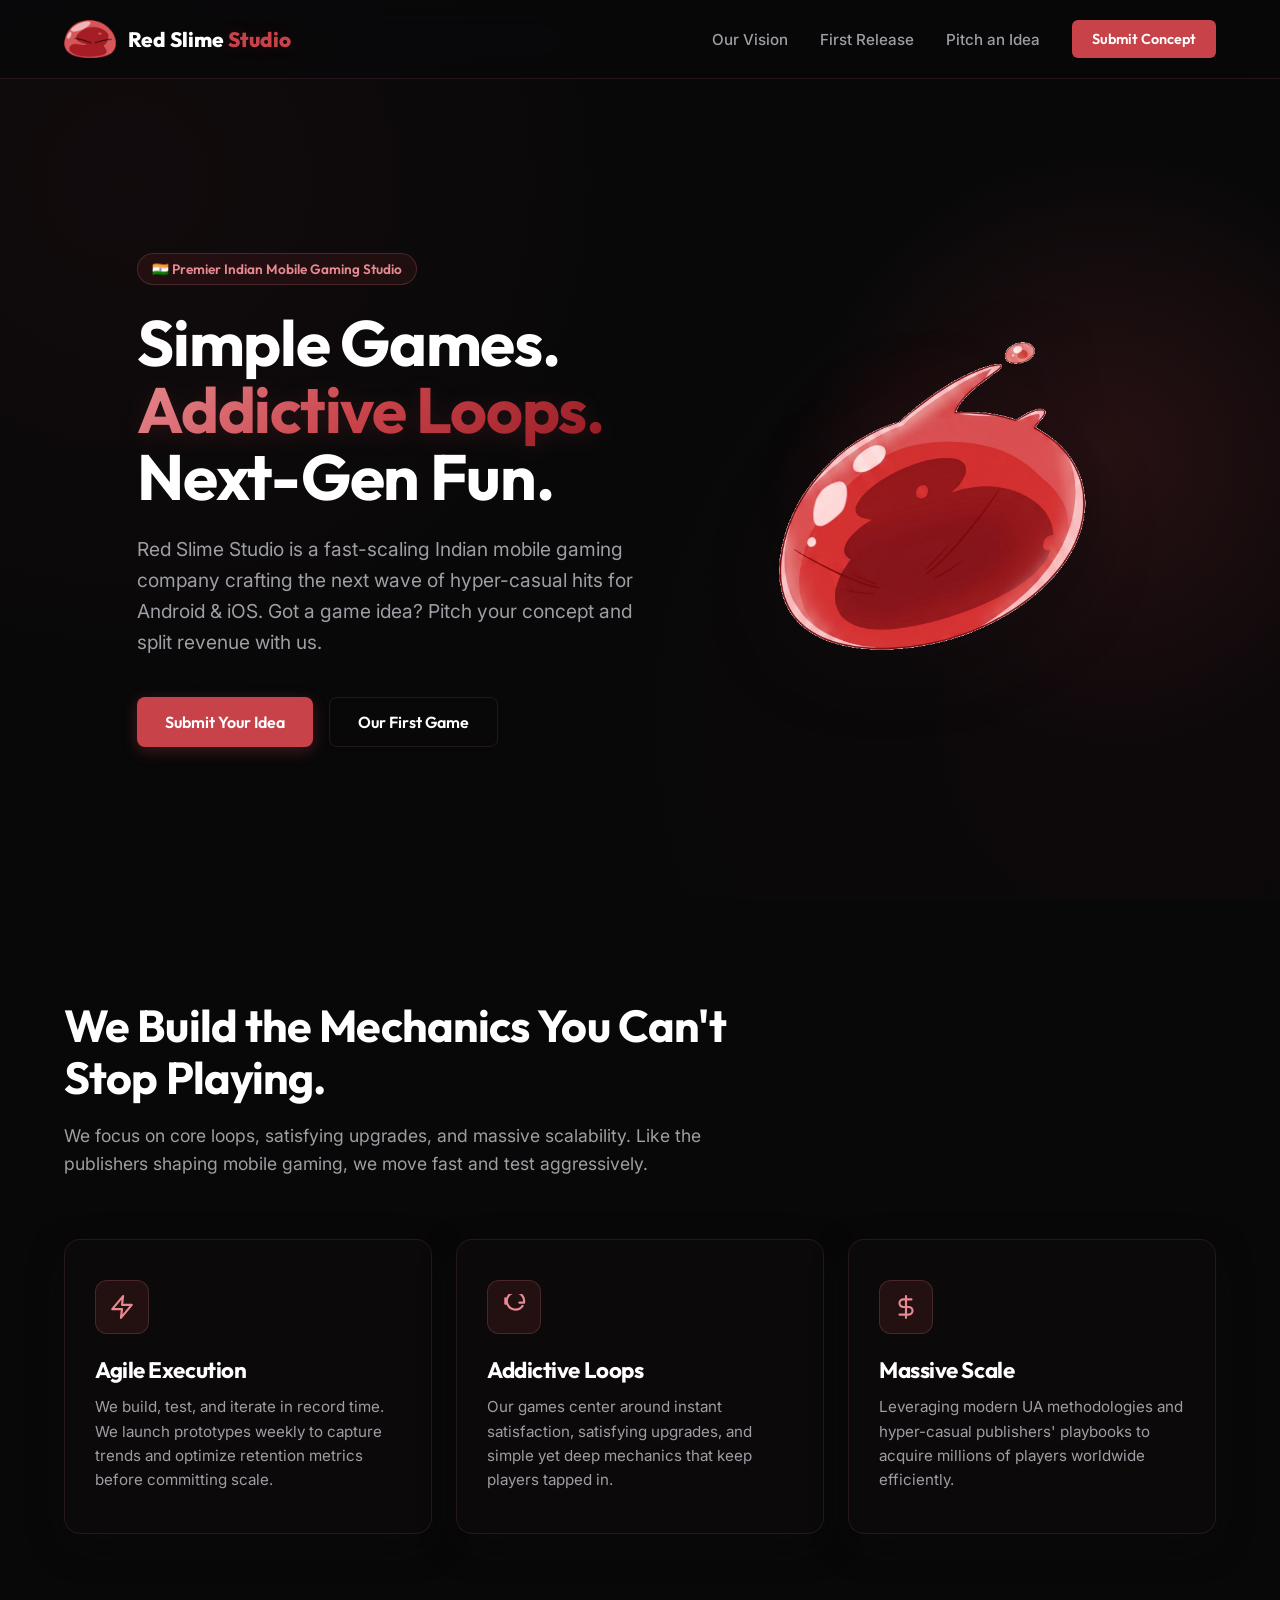
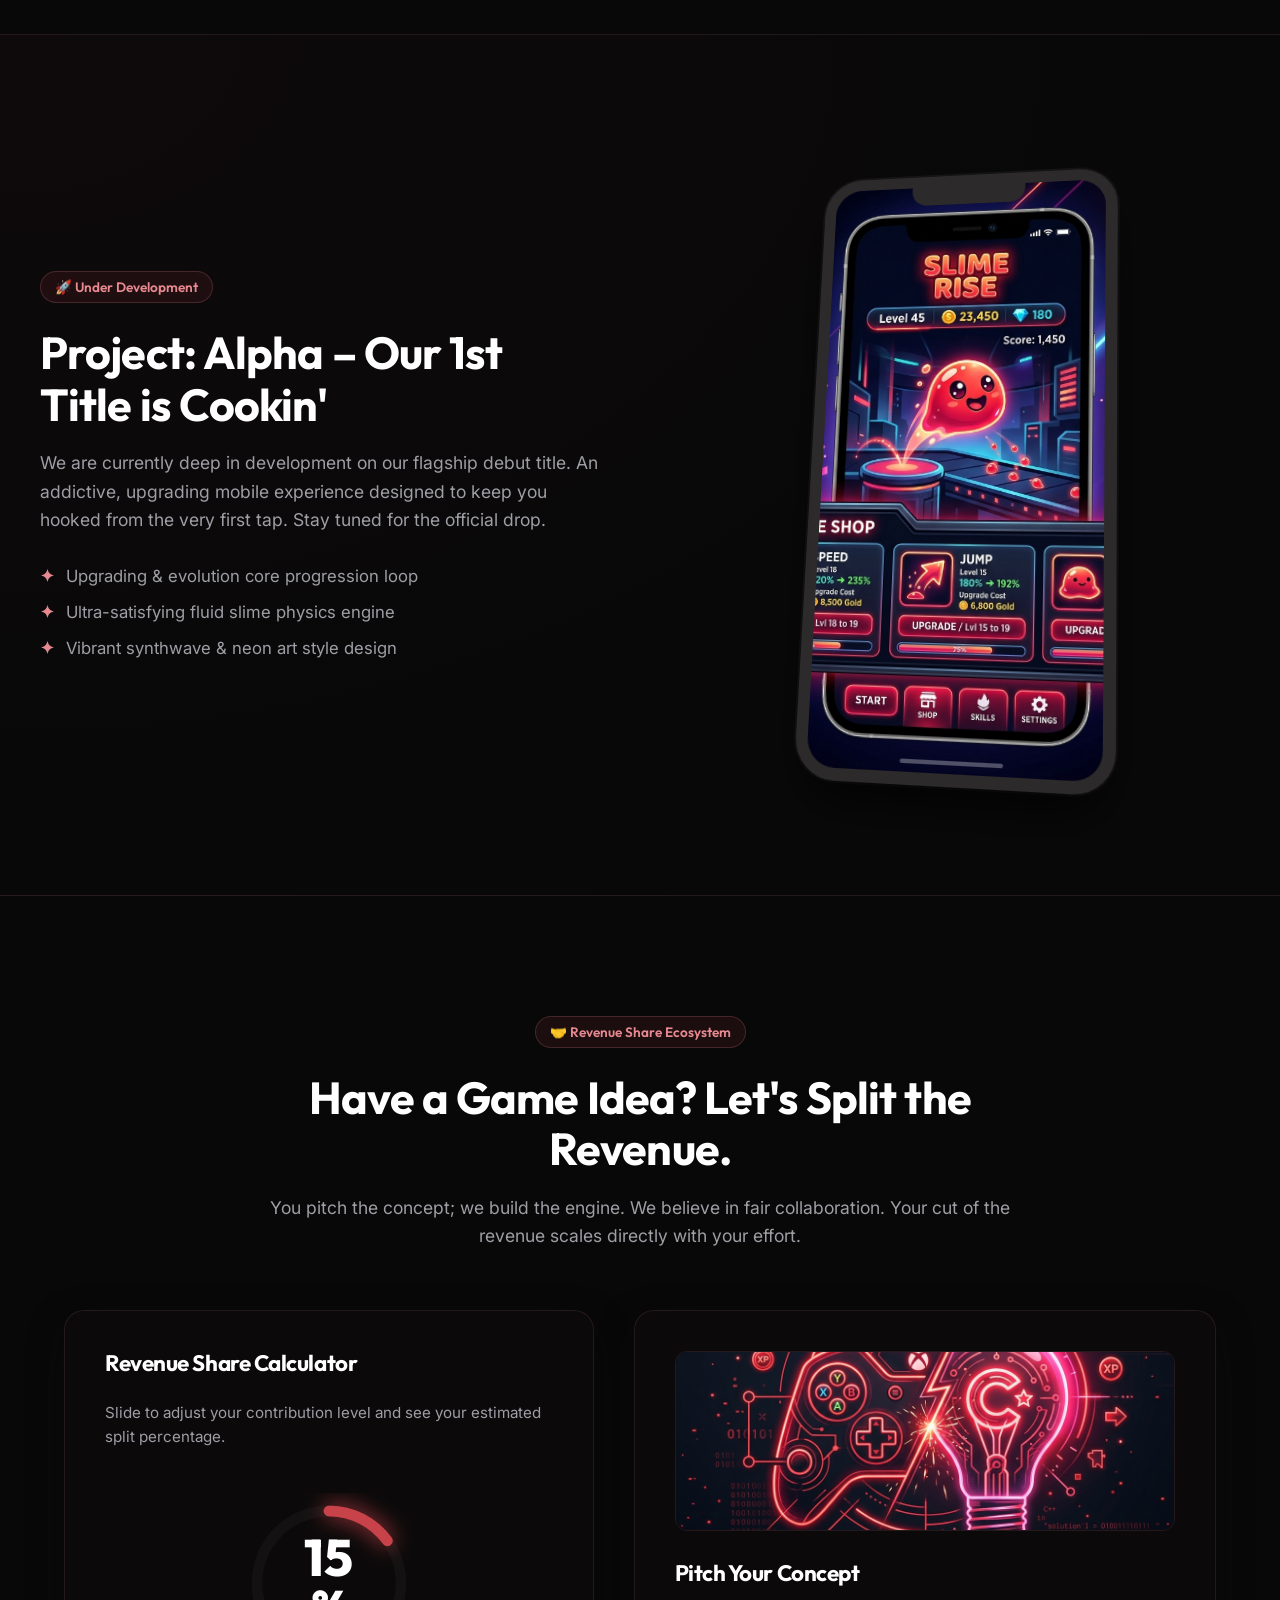
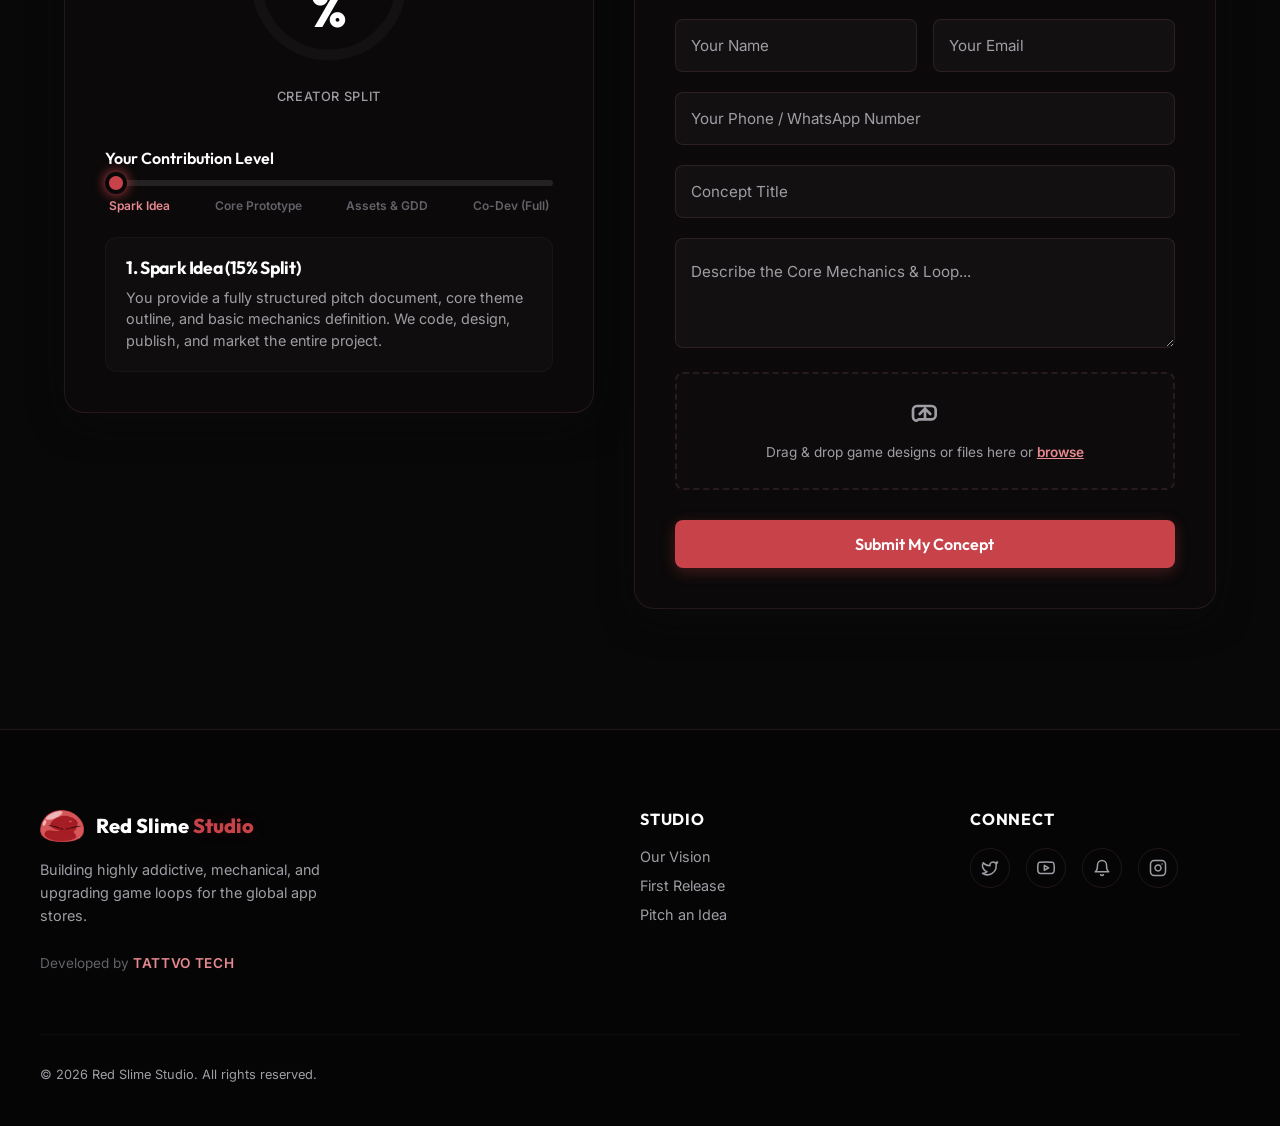
<file: index.html>
<!DOCTYPE html>
<html lang="en">
<head>
  <meta charset="UTF-8">
  <meta name="viewport" content="width=device-width, initial-scale=1.0">
  
  <!-- Primary Meta Tags -->
  <title>Red Slime Studio | Premier Indian Mobile Gaming Company & Game Publisher</title>
  <meta name="title" content="Red Slime Studio | Premier Indian Mobile Gaming Company & Game Publisher">
  <meta name="description" content="Red Slime Studio is a top Indian mobile gaming company crafting addictive hyper-casual games. Pitch your game idea to split revenue or discover our next-gen mobile titles.">
  <meta name="keywords" content="Indian gaming company, mobile gaming company, mobile gaming company India, hyper casual games, mobile game publisher India, game development studio India, Red Slime Studio, revenue share gaming, game concept pitch, mobile game developers India, Android game studio India, iOS game studio India">
  <meta name="author" content="Red Slime Studio">
  <meta name="robots" content="index, follow, max-image-preview:large, max-snippet:-1, max-video-preview:-1">
  <meta name="language" content="English">
  <meta name="geo.region" content="IN">
  <meta name="geo.placename" content="India">
  <meta name="theme-color" content="#ff2a5f">
  
  <!-- Canonical URL -->
  <link rel="canonical" href="https://redslimestudio.com/">
  
  <!-- Favicons -->
  <link rel="icon" type="image/png" href="assets/slime_logo.png">
  <link rel="apple-touch-icon" href="assets/slime_logo.png">

  <!-- Open Graph / Facebook -->
  <meta property="og:type" content="website">
  <meta property="og:url" content="https://redslimestudio.com/">
  <meta property="og:title" content="Red Slime Studio | Premier Indian Mobile Gaming Company">
  <meta property="og:description" content="Fast-scaling Indian mobile gaming studio crafting addictive hyper-casual games. Got a game idea? Pitch your concept and split revenue with us!">
  <meta property="og:image" content="https://redslimestudio.com/assets/slime_hero.png">
  <meta property="og:image:width" content="1200">
  <meta property="og:image:height" content="630">
  <meta property="og:image:alt" content="Red Slime Studio Mobile Gaming Banner">
  <meta property="og:site_name" content="Red Slime Studio">
  <meta property="og:locale" content="en_IN">

  <!-- Twitter Card -->
  <meta name="twitter:card" content="summary_large_image">
  <meta name="twitter:url" content="https://redslimestudio.com/">
  <meta name="twitter:title" content="Red Slime Studio | Premier Indian Mobile Gaming Company">
  <meta name="twitter:description" content="Fast-scaling Indian mobile gaming studio crafting addictive hyper-casual games. Got a game idea? Pitch your concept and split revenue with us!">
  <meta name="twitter:image" content="https://redslimestudio.com/assets/slime_hero.png">
  <meta name="twitter:site" content="@redslimestudio">
  <meta name="twitter:creator" content="@redslimestudio">

  <!-- Google Fonts -->
  <link rel="preconnect" href="https://fonts.googleapis.com">
  <link rel="preconnect" href="https://fonts.gstatic.com" crossorigin>
  <link href="https://fonts.googleapis.com/css2?family=Inter:wght@300;400;500;600&family=Outfit:wght@400;500;600;700;800&display=swap" rel="stylesheet">
  
  <!-- Stylesheet -->
  <link rel="stylesheet" href="style.css">

  <!-- Structured Data (JSON-LD Schema.org) -->
  <script type="application/ld+json">
  {
    "@context": "https://schema.org",
    "@graph": [
      {
        "@type": "Organization",
        "@id": "https://redslimestudio.com/#organization",
        "name": "Red Slime Studio",
        "url": "https://redslimestudio.com/",
        "logo": {
          "@type": "ImageObject",
          "url": "https://redslimestudio.com/assets/slime_logo.png"
        },
        "description": "Red Slime Studio is an Indian mobile gaming company specializing in hyper-casual mobile game development, publishing, and creator collaboration revenue-sharing models.",
        "address": {
          "@type": "PostalAddress",
          "addressCountry": "IN"
        },
        "sameAs": [
          "https://x.com/redslimestudio",
          "https://www.youtube.com/@RedSlimeStudio",
          "https://discord.gg/uXERqm82N",
          "https://www.instagram.com/red_slime_studio?igsh=MXAzZzJuMnh6bGoxaQ=="
        ]
      },
      {
        "@type": "WebSite",
        "@id": "https://redslimestudio.com/#website",
        "url": "https://redslimestudio.com/",
        "name": "Red Slime Studio",
        "publisher": {
          "@id": "https://redslimestudio.com/#organization"
        },
        "inLanguage": "en-US"
      }
    ]
  }
  </script>
</head>
<body>

  <!-- Navigation Bar -->
  <nav class="navbar" id="navbar">
    <div class="nav-container">
      <a href="#" class="nav-brand">
        <img src="assets/slime_logo.png" alt="Red Slime Studio Logo" class="nav-logo">
        <span class="brand-text">Red Slime <span class="accent-text">Studio</span></span>
      </a>
      <button class="nav-toggle" id="nav-toggle" aria-label="Toggle navigation">
        <span class="hamburger"></span>
      </button>
      <div class="nav-links" id="nav-links">
        <a href="#vision" class="nav-item">Our Vision</a>
        <a href="#spotlight" class="nav-item">First Release</a>
        <a href="#pitch" class="nav-item">Pitch an Idea</a>
        <a href="#pitch" class="nav-btn">Submit Concept</a>
      </div>
    </div>
  </nav>

  <!-- Hero Section -->
  <section class="hero-section">
    <div class="hero-background-glow"></div>
    <div class="hero-container">
      <div class="hero-content">
        <div class="badge">🇮🇳 Premier Indian Mobile Gaming Studio</div>
        <h1 class="hero-title">
          Simple Games.<br>
          <span class="gradient-text">Addictive Loops.</span><br>
          Next-Gen Fun.
        </h1>
        <p class="hero-subtitle">
          Red Slime Studio is a fast-scaling Indian mobile gaming company crafting the next wave of hyper-casual hits for Android & iOS. Got a game idea? Pitch your concept and split revenue with us.
        </p>
        <div class="hero-ctas">
          <a href="#pitch" class="btn btn-primary">Submit Your Idea</a>
          <a href="#spotlight" class="btn btn-secondary">Our First Game</a>
        </div>
      </div>
      <div class="hero-visual">
        <div class="mascot-glow-ring"></div>
        <div class="mascot-container">
          <img src="assets/slime_hero.png" alt="Red Slime Mascot" class="hero-mascot animate-float">
        </div>
      </div>
    </div>
  </section>

  <!-- Our Vision (Features Section) -->
  <section id="vision" class="features-section">
    <div class="section-header">
      <h2 class="section-title">We Build the Mechanics You Can't Stop Playing.</h2>
      <p class="section-subtitle">We focus on core loops, satisfying upgrades, and massive scalability. Like the publishers shaping mobile gaming, we move fast and test aggressively.</p>
    </div>
    <div class="features-grid">
      <!-- Card 1 -->
      <div class="feature-card scroll-reveal">
        <div class="card-glow"></div>
        <div class="card-icon">
          <svg viewBox="0 0 24 24" fill="none" xmlns="http://www.w3.org/2000/svg">
            <path d="M13 2L3 14h9l-1 8 10-12h-9l1-8z" stroke="currentColor" stroke-width="2" stroke-linecap="round" stroke-linejoin="round"/>
          </svg>
        </div>
        <h3 class="card-title">Agile Execution</h3>
        <p class="card-text">We build, test, and iterate in record time. We launch prototypes weekly to capture trends and optimize retention metrics before committing scale.</p>
      </div>
      <!-- Card 2 -->
      <div class="feature-card scroll-reveal">
        <div class="card-glow"></div>
        <div class="card-icon">
          <svg viewBox="0 0 24 24" fill="none" xmlns="http://www.w3.org/2000/svg">
            <path d="M4 4v5h.582m15.356 2A8.001 8.001 0 1121.21 8H17" stroke="currentColor" stroke-width="2" stroke-linecap="round" stroke-linejoin="round"/>
          </svg>
        </div>
        <h3 class="card-title">Addictive Loops</h3>
        <p class="card-text">Our games center around instant satisfaction, satisfying upgrades, and simple yet deep mechanics that keep players tapped in.</p>
      </div>
      <!-- Card 3 -->
      <div class="feature-card scroll-reveal">
        <div class="card-glow"></div>
        <div class="card-icon">
          <svg viewBox="0 0 24 24" fill="none" xmlns="http://www.w3.org/2000/svg">
            <path d="M12 2v20M17 5H9.5a3.5 3.5 0 000 7h5a3.5 3.5 0 010 7H6" stroke="currentColor" stroke-width="2" stroke-linecap="round" stroke-linejoin="round"/>
          </svg>
        </div>
        <h3 class="card-title">Massive Scale</h3>
        <p class="card-text">Leveraging modern UA methodologies and hyper-casual publishers' playbooks to acquire millions of players worldwide efficiently.</p>
      </div>
    </div>
  </section>

  <!-- Project Spotlight Section -->
  <section id="spotlight" class="spotlight-section">
    <div class="spotlight-container">
      <div class="spotlight-content">
        <div class="badge">🚀 Under Development</div>
        <h2 class="section-title">Project: Alpha – Our 1st Title is Cookin'</h2>
        <p class="section-subtitle">
          We are currently deep in development on our flagship debut title. An addictive, upgrading mobile experience designed to keep you hooked from the very first tap. Stay tuned for the official drop.
        </p>
        <ul class="spotlight-bullets">
          <li>
            <span class="bullet-icon">✦</span>
            <span>Upgrading & evolution core progression loop</span>
          </li>
          <li>
            <span class="bullet-icon">✦</span>
            <span>Ultra-satisfying fluid slime physics engine</span>
          </li>
          <li>
            <span class="bullet-icon">✦</span>
            <span>Vibrant synthwave & neon art style design</span>
          </li>
        </ul>
      </div>
      <div class="spotlight-visual">
        <div class="smartphone-frame">
          <div class="smartphone-notch"></div>
          <div class="smartphone-screen">
            <img src="assets/game_spotlight.png" alt="Project Alpha Gameplay Mockup" class="screenshot-img">
          </div>
          <div class="smartphone-home-indicator"></div>
        </div>
      </div>
    </div>
  </section>

  <!-- Creator Co-Labs (Pitch Page / Collab Section) -->
  <section id="pitch" class="collab-section">
    <div class="collab-container">
      <div class="collab-header">
        <div class="badge">🤝 Revenue Share Ecosystem</div>
        <h2 class="section-title">Have a Game Idea? Let's Split the Revenue.</h2>
        <p class="section-subtitle">You pitch the concept; we build the engine. We believe in fair collaboration. Your cut of the revenue scales directly with your effort.</p>
      </div>

      <div class="collab-grid">
        <!-- Interactive Share Estimator -->
        <div class="calculator-card glass-panel">
          <h3 class="card-title">Revenue Share Calculator</h3>
          <p class="card-desc text-muted">Slide to adjust your contribution level and see your estimated split percentage.</p>
          
          <div class="estimator-visual">
            <div class="percentage-circle">
              <svg viewBox="0 0 100 100">
                <circle cx="50" cy="50" r="40" class="circle-bg"></circle>
                <circle cx="50" cy="50" r="40" class="circle-progress" id="progress-circle"></circle>
              </svg>
              <div class="percentage-text">
                <span id="percentage-val">15</span>%
              </div>
            </div>
            <div class="pct-label">Creator Split</div>
          </div>

          <div class="input-range-container">
            <label for="contribution-slider" class="slider-label">Your Contribution Level</label>
            <input type="range" id="contribution-slider" min="1" max="4" value="1" step="1" class="neon-slider">
            <div class="slider-steps">
              <span class="step-label active" data-step="1">Spark Idea</span>
              <span class="step-label" data-step="2">Core Prototype</span>
              <span class="step-label" data-step="3">Assets & GDD</span>
              <span class="step-label" data-step="4">Co-Dev (Full)</span>
            </div>
          </div>

          <div class="estimate-details">
            <h4 class="details-title" id="tier-title">1. Spark Idea (15% Split)</h4>
            <p class="details-text text-muted" id="tier-desc">You provide a fully structured pitch document, core theme outline, and basic mechanics definition. We code, design, publish, and market the entire project.</p>
          </div>
        </div>

        <!-- Submission Pitch Form -->
        <div class="form-card glass-panel">
          <img src="assets/collab_concept.png" alt="Collaborative Concept Graphic" class="collab-graphic-img">
          
          <form id="pitch-form" class="pitch-form" action="https://formspree.io/f/xdavqnoo" method="POST">
            <h3 class="card-title">Pitch Your Concept</h3>
            
            <div class="form-row">
              <div class="form-group">
                <input type="text" id="creator-name" name="name" required placeholder=" ">
                <label for="creator-name">Your Name</label>
              </div>
              <div class="form-group">
                <input type="email" id="creator-email" name="email" required placeholder=" ">
                <label for="creator-email">Your Email</label>
              </div>
            </div>

            <div class="form-group">
              <input type="tel" id="creator-phone" name="phone" required placeholder=" ">
              <label for="creator-phone">Your Phone / WhatsApp Number</label>
            </div>

            <div class="form-group">
              <input type="text" id="concept-title" name="title" required placeholder=" ">
              <label for="concept-title">Concept Title</label>
            </div>

            <div class="form-group">
              <textarea id="concept-desc" name="description" required placeholder=" " rows="4"></textarea>
              <label for="concept-desc">Describe the Core Mechanics & Loop...</label>
            </div>

            <div class="form-group file-upload-group">
              <div class="drag-drop-area" id="drop-zone">
                <svg viewBox="0 0 24 24" fill="none" class="upload-icon" xmlns="http://www.w3.org/2000/svg">
                  <path d="M12 16V8m0 0l-4 4m4-4l4 4m-9 4h10a3 3 0 003-3V9a3 3 0 00-3-3H6a3 3 0 00-3 3v5a3 3 0 003 3z" stroke="currentColor" stroke-width="2" stroke-linecap="round" stroke-linejoin="round"/>
                </svg>
                <p class="upload-text">Drag & drop game designs or files here or <span class="browse-link">browse</span></p>
                <input type="file" id="concept-file" name="files[]" class="file-input" multiple>
              </div>
              <div class="file-list" id="file-list"></div>
            </div>

            <button type="submit" class="btn btn-primary btn-full">Submit My Concept</button>
          </form>
        </div>
      </div>
    </div>
  </section>

  <!-- Success Modal -->
  <div class="modal-overlay" id="success-modal">
    <div class="modal-content glass-panel">
      <div class="modal-slime-icon">
        <img src="assets/slime_logo.png" alt="Slime Logo" class="modal-slime-img">
      </div>
      <h3 class="modal-title">Concept Received!</h3>
      <p class="modal-message">Our development crew is already sizing up your game idea. We'll be in touch within 3-5 business days to align on the next loop.</p>
      <button class="btn btn-primary" id="close-modal-btn">Awesome, Let's Go!</button>
    </div>
  </div>

  <!-- Footer -->
  <footer class="footer">
    <div class="footer-container">
      <div class="footer-brand-section">
        <a href="#" class="footer-brand">
          <img src="assets/slime_logo.png" alt="Red Slime Studio" class="footer-logo">
          <span>Red Slime <span class="accent-text">Studio</span></span>
        </a>
        <p class="footer-desc">Building highly addictive, mechanical, and upgrading game loops for the global app stores.</p>
        <p class="footer-developer">Developed by <span class="developer-name">TATTVO TECH</span></p>
      </div>
      
      <div class="footer-nav">
        <h4 class="footer-title">Studio</h4>
        <a href="#vision" class="footer-link">Our Vision</a>
        <a href="#spotlight" class="footer-link">First Release</a>
        <a href="#pitch" class="footer-link">Pitch an Idea</a>
      </div>

      <div class="footer-socials">
        <h4 class="footer-title">Connect</h4>
        <div class="social-icons">
          <a href="https://x.com/redslimestudio" target="_blank" rel="noopener noreferrer" class="social-icon" aria-label="X">
            <svg viewBox="0 0 24 24" fill="none" stroke="currentColor" stroke-width="2" stroke-linecap="round" stroke-linejoin="round" class="svg-social"><path d="M22 4s-.7 2.1-2 3.4c1.6 10-9.4 17.3-18 11.6 2.2.1 4.4-.6 6-2C3 15.5.5 9.6 3 5c2.2 2.6 5.6 4.1 9 4-.9-4.2 4-6.6 7-3.8 1.1 0 3-1.2 3-1.2z"/></svg>
          </a>
          <a href="https://www.youtube.com/@RedSlimeStudio" target="_blank" rel="noopener noreferrer" class="social-icon" aria-label="YouTube">
            <svg viewBox="0 0 24 24" fill="none" stroke="currentColor" stroke-width="2" stroke-linecap="round" stroke-linejoin="round" class="svg-social"><path d="M22.54 6.42a2.78 2.78 0 00-1.94-2C18.88 4 12 4 12 4s-6.88 0-8.6.46a2.78 2.78 0 00-1.94 2A29 29 0 001 11.75a29 29 0 00.46 5.33A2.78 2.78 0 003.4 19c1.72.46 8.6.46 8.6.46s6.88 0 8.6-.46a2.78 2.78 0 001.94-2 29 29 0 00.46-5.25 29 29 0 00-.46-5.33z"/><polygon points="9.75 15.02 15.5 11.75 9.75 8.48 9.75 15.02"/></svg>
          </a>
          <a href="https://discord.gg/uXERqm82N" target="_blank" rel="noopener noreferrer" class="social-icon" aria-label="Discord">
            <svg viewBox="0 0 24 24" fill="none" stroke="currentColor" stroke-width="2" stroke-linecap="round" stroke-linejoin="round" class="svg-social"><path d="M18 8a6 6 0 00-12 0c0 7-3 9-3 9h18s-3-2-3-9M13.73 21a2 2 0 01-3.46 0"/></svg>
          </a>
          <a href="https://www.instagram.com/red_slime_studio?igsh=MXAzZzJuMnh6bGoxaQ==" target="_blank" rel="noopener noreferrer" class="social-icon" aria-label="Instagram">
            <svg viewBox="0 0 24 24" fill="none" stroke="currentColor" stroke-width="2" stroke-linecap="round" stroke-linejoin="round" class="svg-social">
              <rect x="2" y="2" width="20" height="20" rx="5" ry="5"></rect>
              <path d="M16 11.37A4 4 0 1 1 12.63 8 4 4 0 0 1 16 11.37z"></path>
              <line x1="17.5" y1="6.5" x2="17.51" y2="6.5"></line>
            </svg>
          </a>
        </div>
      </div>
    </div>
    
    <div class="footer-bottom">
      <p>&copy; 2026 Red Slime Studio. All rights reserved.</p>
    </div>
  </footer>

  <!-- Application Logic -->
  <script src="app.js"></script>
</body>
</html>
</file>
<file: style.css>
/* --------------------------------------------------
   RED SLIME STUDIO - STYLING GUIDE & BRAND IDENTITY
   -------------------------------------------------- */

:root {
  /* Slime Brand Palette */
  --slime-base: #C84249;
  --slime-shadow: #971B24;
  --slime-highlight: #E78990;
  --slime-side: #F3B2BA;
  --slime-sparkle: #FFDCE0;
  --slime-outline: #0F0B0C;

  /* Theme Colors */
  --bg-dark: #080809;
  --bg-card: rgba(15, 11, 12, 0.55);
  --border-glass: rgba(231, 137, 144, 0.12);
  --border-glass-hover: rgba(231, 137, 144, 0.35);
  --text-white: #FFFFFF;
  --text-gray: #9E9EA4;
  --text-muted: #626268;

  /* Fonts */
  --font-title: 'Outfit', sans-serif;
  --font-body: 'Inter', sans-serif;

  /* Shadows & Glows */
  --slime-glow: 0 0 25px rgba(200, 66, 73, 0.45);
  --slime-glow-strong: 0 0 40px rgba(200, 66, 73, 0.7);
  --card-shadow: 0 12px 40px -10px rgba(15, 11, 12, 0.8);
}

/* Reset & Global Base */
* {
  margin: 0;
  padding: 0;
  box-sizing: border-box;
}

html {
  scroll-behavior: smooth;
  background-color: var(--bg-dark);
  color: var(--text-white);
  font-family: var(--font-body);
}

body {
  overflow-x: hidden;
  background-image: 
    radial-gradient(circle at 10% 20%, rgba(200, 66, 73, 0.05) 0%, transparent 40%),
    radial-gradient(circle at 90% 80%, rgba(151, 27, 36, 0.04) 0%, transparent 50%);
  background-attachment: fixed;
}

/* Custom Scrollbar */
::-webkit-scrollbar {
  width: 10px;
}
::-webkit-scrollbar-track {
  background: var(--bg-dark);
}
::-webkit-scrollbar-thumb {
  background: #191617;
  border-radius: 5px;
  border: 2px solid var(--bg-dark);
}
::-webkit-scrollbar-thumb:hover {
  background: var(--slime-base);
}

/* Typography elements */
h1, h2, h3, h4 {
  font-family: var(--font-title);
  font-weight: 700;
  letter-spacing: -0.02em;
  line-height: 1.15;
}

p {
  color: var(--text-gray);
  line-height: 1.6;
}

a {
  text-decoration: none;
  color: inherit;
  transition: all 0.3s cubic-bezier(0.16, 1, 0.3, 1);
}

/* Layout Utilities */
.badge {
  display: inline-block;
  padding: 6px 14px;
  background: rgba(200, 66, 73, 0.1);
  border: 1px solid rgba(231, 137, 144, 0.2);
  color: var(--slime-highlight);
  font-size: 0.85rem;
  font-weight: 600;
  border-radius: 100px;
  margin-bottom: 1.5rem;
  font-family: var(--font-title);
}

.text-muted {
  color: var(--text-gray);
}

/* Buttons */
.btn {
  display: inline-flex;
  align-items: center;
  justify-content: center;
  padding: 14px 28px;
  font-family: var(--font-title);
  font-weight: 600;
  font-size: 1rem;
  border-radius: 8px;
  cursor: pointer;
  transition: all 0.3s cubic-bezier(0.16, 1, 0.3, 1);
  border: none;
  outline: none;
}

.btn-primary {
  background: var(--slime-base);
  color: var(--text-white);
  box-shadow: 0 4px 15px rgba(200, 66, 73, 0.3);
}

.btn-primary:hover {
  background: var(--slime-highlight);
  transform: translateY(-2px);
  box-shadow: var(--slime-glow);
}

.btn-secondary {
  background: transparent;
  color: var(--text-white);
  border: 1px solid var(--border-glass);
}

.btn-secondary:hover {
  background: rgba(255, 255, 255, 0.05);
  border-color: var(--slime-highlight);
  transform: translateY(-2px);
}

.btn-full {
  width: 100%;
}

/* Navigation Bar */
.navbar {
  position: fixed;
  top: 0;
  left: 0;
  width: 100%;
  z-index: 1000;
  border-bottom: 1px solid var(--border-glass);
  background: rgba(8, 8, 9, 0.7);
  backdrop-filter: blur(16px);
  -webkit-backdrop-filter: blur(16px);
  transition: padding 0.3s ease, background-color 0.3s ease;
  padding: 20px 0;
}

.navbar.shrink {
  padding: 12px 0;
  background: rgba(8, 8, 9, 0.9);
  box-shadow: 0 10px 30px rgba(0,0,0,0.5);
}

.nav-container {
  max-width: 1200px;
  margin: 0 auto;
  padding: 0 24px;
  display: flex;
  justify-content: space-between;
  align-items: center;
}

.nav-brand {
  display: flex;
  align-items: center;
  gap: 12px;
  font-family: var(--font-title);
  font-weight: 800;
  font-size: 1.3rem;
  color: var(--text-white);
}

.nav-logo {
  height: 38px;
  width: auto;
  transition: transform 0.4s ease;
}

.nav-brand:hover .nav-logo {
  transform: rotate(-10deg) scale(1.1);
}

.accent-text {
  color: var(--slime-base);
  text-shadow: 0 0 15px rgba(200, 66, 73, 0.2);
}

.nav-links {
  display: flex;
  align-items: center;
  gap: 32px;
}

.nav-item {
  font-size: 0.95rem;
  font-weight: 500;
  color: var(--text-gray);
}

.nav-item:hover {
  color: var(--slime-highlight);
}

.nav-btn {
  background: var(--slime-base);
  color: var(--text-white);
  padding: 10px 20px;
  border-radius: 6px;
  font-size: 0.9rem;
  font-family: var(--font-title);
  font-weight: 600;
}

.nav-btn:hover {
  background: var(--slime-highlight);
  box-shadow: 0 0 15px rgba(200, 66, 73, 0.4);
  transform: translateY(-1px);
}

.nav-toggle {
  display: none;
  background: transparent;
  border: none;
  cursor: pointer;
  padding: 10px;
}

.hamburger {
  display: block;
  width: 24px;
  height: 2px;
  background: var(--text-white);
  position: relative;
  transition: background 0.3s ease;
}

.hamburger::before,
.hamburger::after {
  content: '';
  width: 24px;
  height: 2px;
  background: var(--text-white);
  position: absolute;
  left: 0;
  transition: transform 0.3s ease;
}

.hamburger::before {
  top: -8px;
}

.hamburger::after {
  bottom: -8px;
}

/* Hero Section */
.hero-section {
  position: relative;
  min-height: 100vh;
  display: flex;
  align-items: center;
  padding-top: 100px;
  overflow: hidden;
}

.hero-background-glow {
  position: absolute;
  top: 50%;
  right: -10%;
  transform: translateY(-50%);
  width: 600px;
  height: 600px;
  background: radial-gradient(circle, rgba(200, 66, 73, 0.15) 0%, transparent 70%);
  z-index: 1;
  pointer-events: none;
}

.hero-container {
  max-width: 1200px;
  margin: 0 auto;
  padding: 0 24px;
  display: grid;
  grid-template-columns: 1.1fr 0.9fr;
  align-items: center;
  gap: 60px;
  z-index: 2;
  position: relative;
}

.hero-title {
  font-size: clamp(3.2rem, 5vw, 4.8rem);
  line-height: 1.05;
  margin-bottom: 1.5rem;
}

.gradient-text {
  background: linear-gradient(135deg, var(--slime-highlight) 0%, var(--slime-base) 50%, var(--slime-shadow) 100%);
  -webkit-background-clip: text;
  -webkit-text-fill-color: transparent;
  filter: drop-shadow(0px 4px 10px rgba(200, 66, 73, 0.15));
}

.hero-subtitle {
  font-size: 1.2rem;
  margin-bottom: 2.5rem;
  max-width: 520px;
}

.hero-ctas {
  display: flex;
  gap: 16px;
}

.hero-visual {
  display: flex;
  justify-content: center;
  align-items: center;
  position: relative;
}

.mascot-glow-ring {
  position: absolute;
  width: 320px;
  height: 320px;
  border-radius: 50%;
  background: radial-gradient(circle, rgba(200, 66, 73, 0.18) 0%, rgba(151, 27, 36, 0.05) 50%, transparent 75%);
  filter: blur(10px);
}

.mascot-container {
  position: relative;
  z-index: 2;
}

.hero-mascot {
  max-width: 340px;
  height: auto;
  filter: drop-shadow(0 20px 30px rgba(15, 11, 12, 0.8));
}

/* Animations */
@keyframes float {
  0% { transform: translateY(0px) rotate(0deg); }
  50% { transform: translateY(-15px) rotate(2deg); }
  100% { transform: translateY(0px) rotate(0deg); }
}

.animate-float {
  animation: float 5s ease-in-out infinite;
}

/* Features/Vision Section */
.features-section {
  max-width: 1200px;
  margin: 0 auto;
  padding: 100px 24px;
}

.section-header {
  max-width: 700px;
  margin-bottom: 60px;
}

.section-title {
  font-size: clamp(2.2rem, 3.5vw, 3.2rem);
  margin-bottom: 1.2rem;
}

.section-subtitle {
  font-size: 1.1rem;
}

.features-grid {
  display: grid;
  grid-template-columns: repeat(3, 1fr);
  gap: 24px;
}

/* Glassmorphism Cards */
.feature-card {
  position: relative;
  background: var(--bg-card);
  border: 1px solid var(--border-glass);
  border-radius: 16px;
  padding: 40px 30px;
  overflow: hidden;
  box-shadow: var(--card-shadow);
  backdrop-filter: blur(12px);
  -webkit-backdrop-filter: blur(12px);
  transition: border-color 0.4s ease, transform 0.4s ease, box-shadow 0.4s ease;
}

.feature-card:hover {
  border-color: var(--border-glass-hover);
  transform: translateY(-8px);
  box-shadow: 0 20px 40px -15px rgba(200, 66, 73, 0.15), var(--card-shadow);
}

.card-glow {
  position: absolute;
  top: -50%;
  left: -50%;
  width: 200%;
  height: 200%;
  background: radial-gradient(circle, rgba(231, 137, 144, 0.05) 0%, transparent 60%);
  pointer-events: none;
  opacity: 0;
  transition: opacity 0.4s ease;
}

.feature-card:hover .card-glow {
  opacity: 1;
}

.card-icon {
  width: 54px;
  height: 54px;
  background: rgba(200, 66, 73, 0.12);
  border: 1px solid rgba(231, 137, 144, 0.2);
  border-radius: 12px;
  display: flex;
  align-items: center;
  justify-content: center;
  color: var(--slime-highlight);
  margin-bottom: 24px;
  transition: transform 0.4s ease, background-color 0.4s ease;
}

.card-icon svg {
  width: 26px;
  height: 26px;
}

.feature-card:hover .card-icon {
  transform: scale(1.1) rotate(5deg);
  background-color: var(--slime-base);
  color: var(--text-white);
  box-shadow: 0 0 15px rgba(200, 66, 73, 0.3);
}

.card-title {
  font-size: 1.4rem;
  margin-bottom: 12px;
}

.card-text {
  font-size: 0.95rem;
}

/* Project Spotlight Section */
.spotlight-section {
  background: radial-gradient(100% 100% at 0% 0%, rgba(200, 66, 73, 0.03) 0%, transparent 100%);
  border-top: 1px solid var(--border-glass);
  border-bottom: 1px solid var(--border-glass);
  padding: 120px 24px;
}

.spotlight-container {
  max-width: 1200px;
  margin: 0 auto;
  display: grid;
  grid-template-columns: 1fr 1fr;
  align-items: center;
  gap: 80px;
}

.spotlight-bullets {
  list-style: none;
  margin-top: 2rem;
  display: flex;
  flex-direction: column;
  gap: 16px;
}

.spotlight-bullets li {
  display: flex;
  align-items: center;
  gap: 12px;
  font-size: 1.05rem;
  color: var(--text-gray);
}

.bullet-icon {
  color: var(--slime-highlight);
  font-weight: bold;
}

.spotlight-visual {
  display: flex;
  justify-content: center;
  perspective: 1000px;
}

/* High Fidelity CSS Smartphone Mockup */
.smartphone-frame {
  width: 310px;
  height: 620px;
  background: #1c1a1b;
  border: 12px solid #2d2a2b;
  border-radius: 40px;
  box-shadow: 
    0 25px 50px -12px rgba(0, 0, 0, 0.9),
    0 0 0 2px rgba(255, 255, 255, 0.05),
    inset 0 0 0 2px rgba(255, 255, 255, 0.1);
  position: relative;
  transform: rotateY(-10deg) rotateX(10deg);
  transition: transform 0.6s cubic-bezier(0.16, 1, 0.3, 1);
}

.smartphone-frame:hover {
  transform: rotateY(0deg) rotateX(0deg) scale(1.02);
}

.smartphone-notch {
  position: absolute;
  top: 0;
  left: 50%;
  transform: translateX(-50%);
  width: 120px;
  height: 20px;
  background: #2d2a2b;
  border-bottom-left-radius: 16px;
  border-bottom-right-radius: 16px;
  z-index: 10;
}

.smartphone-screen {
  width: 100%;
  height: 100%;
  background: var(--bg-dark);
  border-radius: 28px;
  overflow: hidden;
  position: relative;
}

.screenshot-img {
  width: 100%;
  height: 100%;
  object-fit: cover;
}

.smartphone-home-indicator {
  position: absolute;
  bottom: 8px;
  left: 50%;
  transform: translateX(-50%);
  width: 100px;
  height: 4px;
  background: rgba(255, 255, 255, 0.3);
  border-radius: 2px;
  z-index: 10;
}

/* Collaboration / Co-Lab Section */
.collab-section {
  max-width: 1200px;
  margin: 0 auto;
  padding: 120px 24px;
}

.collab-container {
  display: flex;
  flex-direction: column;
}

.collab-header {
  text-align: center;
  max-width: 800px;
  margin: 0 auto 60px auto;
}

.collab-grid {
  display: grid;
  grid-template-columns: 1fr 1.1fr;
  gap: 40px;
  align-items: start;
}

.glass-panel {
  background: var(--bg-card);
  border: 1px solid var(--border-glass);
  border-radius: 20px;
  padding: 40px;
  box-shadow: var(--card-shadow);
  backdrop-filter: blur(16px);
  -webkit-backdrop-filter: blur(16px);
}

/* Revenue share Estimator widget */
.calculator-card {
  display: flex;
  flex-direction: column;
  gap: 24px;
}

.card-desc {
  margin-top: -12px;
  font-size: 0.95rem;
}

.estimator-visual {
  display: flex;
  flex-direction: column;
  align-items: center;
  gap: 12px;
  margin: 20px 0;
}

.percentage-circle {
  width: 180px;
  height: 180px;
  position: relative;
  display: flex;
  align-items: center;
  justify-content: center;
}

.percentage-circle svg {
  position: absolute;
  top: 0;
  left: 0;
  width: 100%;
  height: 100%;
  transform: rotate(-90deg);
}

.circle-bg {
  fill: none;
  stroke: rgba(255, 255, 255, 0.03);
  stroke-width: 6;
}

.circle-progress {
  fill: none;
  stroke: var(--slime-base);
  stroke-width: 6;
  stroke-linecap: round;
  stroke-dasharray: 251.2; /* 2 * PI * r (r=40) => 251.2 */
  stroke-dashoffset: 213.5; /* Initial 15% split: 251.2 * (1 - 0.15) = 213.52 */
  transition: stroke-dashoffset 0.6s cubic-bezier(0.16, 1, 0.3, 1), stroke 0.6s ease;
  filter: drop-shadow(0 0 6px var(--slime-base));
}

.percentage-text {
  font-family: var(--font-title);
  font-size: 3.2rem;
  font-weight: 800;
  text-align: center;
  line-height: 1;
  display: flex;
  flex-direction: column;
  align-items: center;
}

.pct-label {
  font-size: 0.8rem;
  color: var(--text-gray);
  font-family: var(--font-body);
  font-weight: 500;
  margin-top: 4px;
  text-transform: uppercase;
  letter-spacing: 0.05em;
}

.input-range-container {
  display: flex;
  flex-direction: column;
  gap: 12px;
}

.slider-label {
  font-family: var(--font-title);
  font-weight: 600;
  font-size: 1rem;
}

.neon-slider {
  -webkit-appearance: none;
  width: 100%;
  height: 6px;
  border-radius: 3px;
  background: rgba(255, 255, 255, 0.1);
  outline: none;
}

.neon-slider::-webkit-slider-thumb {
  -webkit-appearance: none;
  width: 22px;
  height: 22px;
  border-radius: 50%;
  background: var(--slime-base);
  cursor: pointer;
  border: 4px solid var(--bg-dark);
  box-shadow: 0 0 12px var(--slime-base);
  transition: transform 0.1s, background-color 0.2s;
}

.neon-slider::-webkit-slider-thumb:hover {
  transform: scale(1.2);
  background: var(--slime-highlight);
}

.slider-steps {
  display: flex;
  justify-content: space-between;
  padding: 0 4px;
}

.step-label {
  font-size: 0.75rem;
  color: var(--text-muted);
  cursor: pointer;
  font-weight: 600;
  transition: color 0.3s;
}

.step-label.active {
  color: var(--slime-highlight);
}

.estimate-details {
  background: rgba(255, 255, 255, 0.02);
  border: 1px solid rgba(255, 255, 255, 0.03);
  border-radius: 12px;
  padding: 20px;
}

.details-title {
  font-size: 1.1rem;
  color: var(--text-white);
  margin-bottom: 8px;
}

.details-text {
  font-size: 0.9rem;
  line-height: 1.5;
}

/* Pitch Form Design */
.form-card {
  display: flex;
  flex-direction: column;
  gap: 30px;
}

.collab-graphic-img {
  width: 100%;
  max-height: 180px;
  object-fit: cover;
  border-radius: 12px;
  border: 1px solid var(--border-glass);
}

.pitch-form {
  display: flex;
  flex-direction: column;
  gap: 20px;
}

.form-row {
  display: grid;
  grid-template-columns: 1fr 1fr;
  gap: 16px;
}

.form-group {
  position: relative;
  width: 100%;
}

.form-group input,
.form-group textarea {
  width: 100%;
  background: rgba(255, 255, 255, 0.03);
  border: 1px solid var(--border-glass);
  border-radius: 8px;
  padding: 16px;
  font-family: var(--font-body);
  font-size: 0.95rem;
  color: var(--text-white);
  outline: none;
  transition: all 0.3s;
}

.form-group input:focus,
.form-group textarea:focus {
  border-color: var(--slime-base);
  background: rgba(250, 50, 60, 0.01);
  box-shadow: 0 0 10px rgba(200, 66, 73, 0.15);
}

.form-group label {
  position: absolute;
  left: 16px;
  top: 50%;
  transform: translateY(-50%);
  color: var(--text-gray);
  pointer-events: none;
  font-size: 0.95rem;
  transition: all 0.3s ease;
}

.form-group textarea ~ label {
  top: 24px;
  transform: none;
}

/* Float labels on input interaction */
.form-group input:focus ~ label,
.form-group input:not(:placeholder-shown) ~ label,
.form-group textarea:focus ~ label,
.form-group textarea:not(:placeholder-shown) ~ label {
  top: -8px;
  left: 10px;
  font-size: 0.75rem;
  background: #0d0c0d;
  padding: 2px 8px;
  color: var(--slime-highlight);
  border-radius: 4px;
  font-weight: 600;
}

/* File Upload drag-drop area */
.drag-drop-area {
  border: 2px dashed var(--border-glass);
  border-radius: 8px;
  padding: 24px;
  text-align: center;
  background: rgba(255, 255, 255, 0.01);
  cursor: pointer;
  transition: all 0.3s;
}

.drag-drop-area:hover,
.drag-drop-area.dragover {
  border-color: var(--slime-base);
  background: rgba(200, 66, 73, 0.04);
}

.upload-icon {
  width: 32px;
  height: 32px;
  color: var(--text-gray);
  margin-bottom: 8px;
  transition: color 0.3s;
}

.drag-drop-area:hover .upload-icon {
  color: var(--slime-highlight);
}

.upload-text {
  font-size: 0.85rem;
  color: var(--text-gray);
}

.browse-link {
  color: var(--slime-highlight);
  font-weight: 600;
  text-decoration: underline;
}

.file-input {
  display: none;
}

.file-list {
  margin-top: 10px;
  display: flex;
  flex-direction: column;
  gap: 8px;
}

.file-item {
  display: flex;
  justify-content: space-between;
  align-items: center;
  background: rgba(255, 255, 255, 0.02);
  border: 1px solid rgba(255, 255, 255, 0.05);
  border-radius: 6px;
  padding: 8px 12px;
  font-size: 0.8rem;
}

.file-remove {
  background: transparent;
  border: none;
  color: var(--slime-base);
  cursor: pointer;
  font-weight: bold;
}

/* Success Modal Overlay */
.modal-overlay {
  position: fixed;
  top: 0;
  left: 0;
  width: 100%;
  height: 100%;
  background: rgba(0, 0, 0, 0.85);
  backdrop-filter: blur(8px);
  z-index: 2000;
  display: flex;
  align-items: center;
  justify-content: center;
  opacity: 0;
  pointer-events: none;
  transition: opacity 0.4s ease;
}

.modal-overlay.active {
  opacity: 1;
  pointer-events: auto;
}

.modal-content {
  max-width: 460px;
  width: 90%;
  text-align: center;
  display: flex;
  flex-direction: column;
  align-items: center;
  gap: 20px;
  transform: scale(0.9);
  transition: transform 0.4s cubic-bezier(0.16, 1, 0.3, 1);
  padding: 40px 30px;
}

.modal-overlay.active .modal-content {
  transform: scale(1);
}

.modal-slime-icon {
  width: 80px;
  height: 80px;
  background: rgba(200, 66, 73, 0.1);
  border: 2px solid var(--slime-base);
  border-radius: 50%;
  display: flex;
  align-items: center;
  justify-content: center;
  box-shadow: var(--slime-glow);
}

.modal-slime-img {
  width: 48px;
  height: auto;
}

.modal-title {
  font-size: 1.8rem;
  color: var(--text-white);
}

.modal-message {
  font-size: 0.95rem;
  color: var(--text-gray);
  line-height: 1.6;
}

/* Footer Styling */
.footer {
  border-top: 1px solid var(--border-glass);
  background-color: #050506;
  padding: 80px 24px 40px 24px;
}

.footer-container {
  max-width: 1200px;
  margin: 0 auto;
  display: grid;
  grid-template-columns: 2fr 1fr 1fr;
  gap: 60px;
  margin-bottom: 60px;
}

.footer-brand-section {
  display: flex;
  flex-direction: column;
  gap: 16px;
}

.footer-brand {
  display: flex;
  align-items: center;
  gap: 12px;
  font-family: var(--font-title);
  font-weight: 800;
  font-size: 1.25rem;
  color: var(--text-white);
}

.footer-logo {
  height: 32px;
  width: auto;
}

.footer-desc {
  max-width: 320px;
  font-size: 0.9rem;
}

.footer-developer {
  font-size: 0.85rem;
  color: var(--text-muted);
  margin-top: 10px;
}

.developer-name {
  color: var(--slime-highlight);
  font-weight: 600;
  letter-spacing: 0.05em;
}

.footer-title {
  font-size: 1rem;
  text-transform: uppercase;
  letter-spacing: 0.05em;
  color: var(--text-white);
  margin-bottom: 20px;
}

.footer-link {
  display: block;
  font-size: 0.9rem;
  color: var(--text-gray);
  margin-bottom: 12px;
}

.footer-link:hover {
  color: var(--slime-highlight);
  padding-left: 4px;
}

.social-icons {
  display: flex;
  gap: 16px;
}

.social-icon {
  width: 40px;
  height: 40px;
  border-radius: 50%;
  border: 1px solid var(--border-glass);
  display: flex;
  align-items: center;
  justify-content: center;
  color: var(--text-gray);
  transition: all 0.3s ease;
}

.social-icon:hover {
  color: var(--text-white);
  border-color: var(--slime-base);
  background: var(--slime-base);
  box-shadow: 0 0 10px rgba(200, 66, 73, 0.3);
}

.svg-social {
  width: 18px;
  height: 18px;
}

.footer-bottom {
  max-width: 1200px;
  margin: 0 auto;
  border-top: 1px solid rgba(255, 255, 255, 0.03);
  padding-top: 30px;
  display: flex;
  justify-content: space-between;
  font-size: 0.8rem;
  color: var(--text-muted);
}

/* Scroll Reveal Effects (Fallbacks and animations) */
@media (prefers-reduced-motion: no-preference) {
  @supports ((animation-timeline: view()) and (animation-range: entry)) {
    @keyframes reveal-in {
      from {
        opacity: 0;
        transform: translateY(40px);
      }
      to {
        opacity: 1;
        transform: translateY(0);
      }
    }
    
    .scroll-reveal {
      animation: reveal-in auto linear backwards;
      animation-timeline: view();
      animation-range: entry 10% entry 40%;
    }
  }
}

/* Responsive Breakpoints */
@media (max-width: 992px) {
  .hero-container {
    grid-template-columns: 1fr;
    text-align: center;
    gap: 40px;
  }
  
  .hero-subtitle {
    margin-left: auto;
    margin-right: auto;
  }
  
  .hero-ctas {
    justify-content: center;
  }
  
  .features-grid {
    grid-template-columns: 1fr 1fr;
  }
  
  .spotlight-container {
    grid-template-columns: 1fr;
    gap: 50px;
  }
  
  .collab-grid {
    grid-template-columns: 1fr;
  }
  
  .footer-container {
    grid-template-columns: 1fr 1fr;
    gap: 40px;
  }
}

@media (max-width: 768px) {
  .nav-links {
    display: none; /* Mobile menu toggled via JS */
  }
  
  .nav-toggle {
    display: block;
  }
  
  /* Mobile Open Navigation State */
  .nav-links.active {
    display: flex;
    flex-direction: column;
    position: absolute;
    top: 100%;
    left: 0;
    width: 100%;
    background: rgba(8, 8, 9, 0.95);
    border-bottom: 1px solid var(--border-glass);
    padding: 30px 24px;
    gap: 20px;
    box-shadow: 0 15px 30px rgba(0,0,0,0.6);
  }
  
  .nav-links.active .nav-btn {
    width: 100%;
    text-align: center;
  }
  
  .features-grid {
    grid-template-columns: 1fr;
  }
  
  .form-row {
    grid-template-columns: 1fr;
  }
  
  .footer-container {
    grid-template-columns: 1fr;
  }
}
</file>
